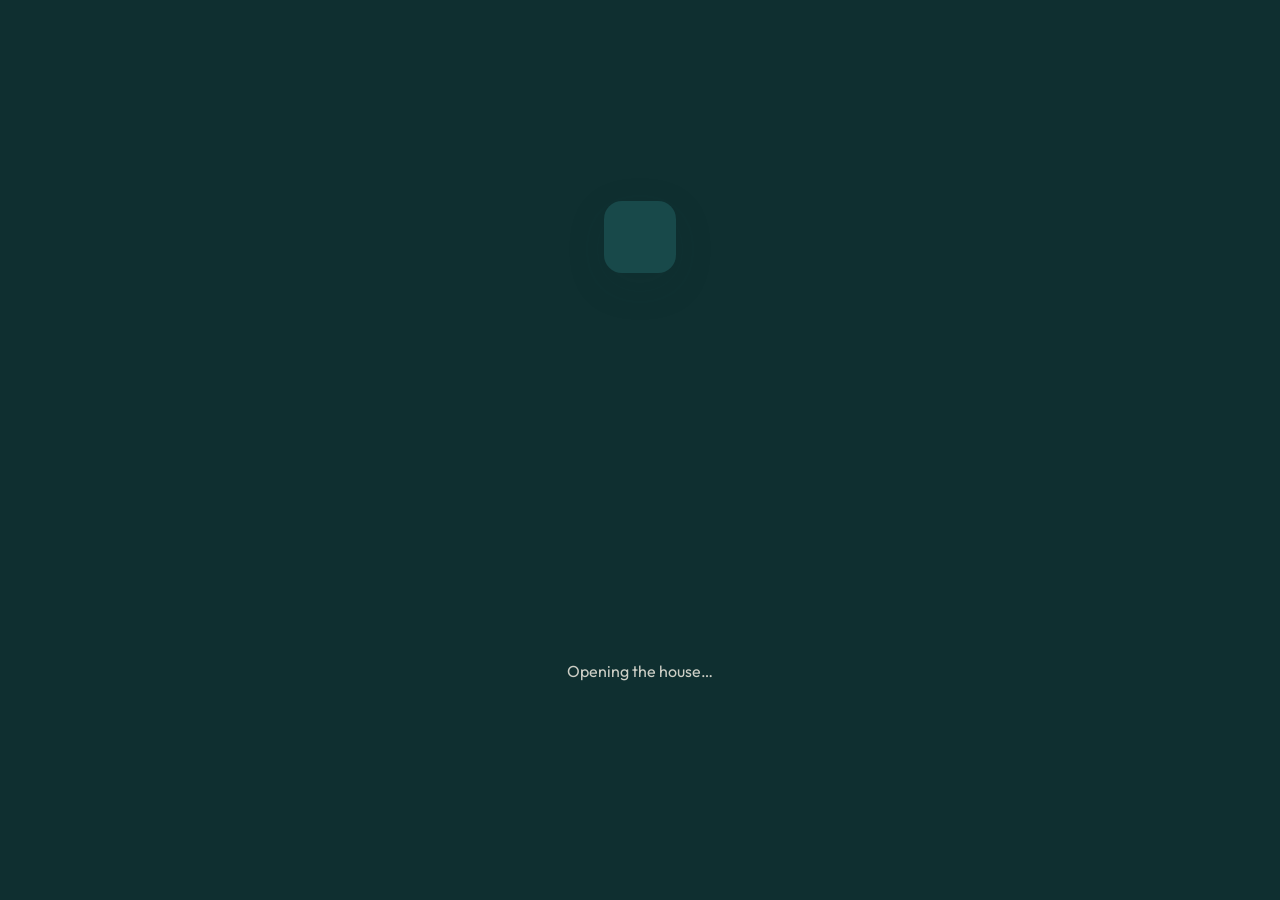
<file: index.html>
<!DOCTYPE html>
<!-- Ship checklist: bump data-tfh-version, js/version.js, and every ?v= to the same suffix (or run scripts/bump-version.ps1). -->
<html lang="en" data-tfh-version="20260811z">
<head>
  <meta charset="UTF-8" />
  <meta name="viewport" content="width=device-width, initial-scale=1, viewport-fit=cover" />
  <meta name="theme-color" content="#18494a" />
  <meta name="description" content="The Family House — private family holiday house in the South of France" />
  <meta http-equiv="Cache-Control" content="no-cache, no-store, must-revalidate" />
  <title>The Family House</title>
  <link rel="icon" href="data:image/svg+xml,%3Csvg xmlns='http://www.w3.org/2000/svg' viewBox='0 0 64 64'%3E%3Crect fill='%2318494a' width='64' height='64' rx='12'/%3E%3Cpath fill='%23f7f1e7' d='M12 34 L32 16 L52 34 V52 H12Z'/%3E%3Crect fill='%23e2b15a' x='28' y='38' width='8' height='14'/%3E%3C/svg%3E" />
  <link rel="preconnect" href="https://fonts.googleapis.com" />
  <link rel="preconnect" href="https://fonts.gstatic.com" crossorigin />
  <link href="https://fonts.googleapis.com/css2?family=Fraunces:opsz,wght@9..144,500;9..144,650&family=Outfit:wght@400;500;600;700&display=swap" rel="stylesheet" />
  <link rel="stylesheet" href="css/styles.css?v=20260811z" />
  <script src="js/version.js?v=20260811z"></script>
</head>
<body>
  <div id="boot-screen" class="boot-screen">
    <div class="boot-mark" aria-hidden="true"></div>
    <p>Opening the house…</p>
  </div>

  <div id="login-screen" class="login-screen login-hero" hidden>
    <div class="hero-media" aria-hidden="true">
      <img src="assets/family-house-hero.jpg" alt="" />
      <div class="hero-shade"></div>
    </div>

    <div class="login-hero-top">
      <p class="place">La Croix-Valmer · Var</p>
    </div>

    <div class="login-card">
      <div class="login-brand">
        <p class="brand-title">The Family House</p>
        <h1>Come in when you are ready.</h1>
        <p class="login-sub">One private house for the whole family — calendar, travel, and the keys to the place near the Gulf of Saint-Tropez.</p>
      </div>

      <div id="login-pin-panel">
        <div id="lockout-banner" class="lockout-banner" hidden></div>
        <p id="pin-error" class="pin-error" hidden></p>

        <div class="pin-display" aria-live="polite">
          <span class="pin-label sr-only">Your PIN</span>
          <div id="pin-dots" class="pin-dots"></div>
        </div>

        <div id="pin-pad" class="pin-pad" role="group" aria-label="PIN keypad"></div>

        <button type="button" class="btn primary create-pin-btn" id="show-signup-btn">Create your PIN</button>
        <p class="how-runs">Your dates and PIN save on their own — including on your phone.</p>
        <p id="sync-status" class="sync-status" aria-live="polite"></p>
      </div>

      <div id="login-signup-panel" hidden>
        <h2>Create your PIN</h2>
        <p class="login-sub">Name, surname, email, which part of the family, a 4-digit PIN, and the house code you were given.</p>
        <p id="signup-error" class="pin-error" hidden></p>
        <form id="signup-form" class="signup-fields">
          <label class="field"><span>Name</span><input name="firstName" autocomplete="given-name" required></label>
          <label class="field"><span>Surname</span><input name="lastName" autocomplete="family-name" required></label>
          <label class="field"><span>Email</span><input name="email" type="email" autocomplete="email" required placeholder="you@example.com"></label>
          <fieldset class="field family-fieldset">
            <legend>Which part of the family?</legend>
            <input type="hidden" name="familyBranch" id="signup-family" value="">
            <div class="family-pick" id="signup-family-pick">
              <button type="button" class="choice-btn" data-family="Dossetters">Dossetters</button>
              <button type="button" class="choice-btn" data-family="News">News</button>
              <button type="button" class="choice-btn" data-family="Searles">Searles</button>
              <button type="button" class="choice-btn" data-family="Jones">Jones</button>
              <button type="button" class="choice-btn" data-family="Khanna">Khanna</button>
            </div>
          </fieldset>
          <label class="field"><span>4-digit PIN</span><input name="pin" inputmode="numeric" pattern="[0-9]{4}" maxlength="4" autocomplete="new-password" required></label>
          <label class="field"><span>House code</span><input name="houseCode" inputmode="numeric" pattern="[0-9]{6}" maxlength="6" autocomplete="off" required></label>
          <button class="btn primary create-pin-btn" type="submit">Create PIN</button>
          <button class="btn create-pin-btn" type="button" data-login-back>Back to PIN</button>
        </form>
      </div>
    </div>
  </div>

  <div id="app" class="app" hidden>
    <header class="topbar">
      <button class="nav-toggle" id="nav-toggle" aria-label="Open menu" type="button">
        <span></span><span></span><span></span>
      </button>
      <a class="brand" href="#dashboard">
        <svg class="villa-mark sm" viewBox="0 0 72 72" aria-hidden="true">
          <rect class="villa-sky" x="0" y="0" width="72" height="72" rx="18"/>
          <path class="villa-roof" d="M10 34 L36 14 L62 34 V36 H10Z"/>
          <rect class="villa-wall" x="16" y="34" width="40" height="24" rx="2"/>
          <rect class="villa-door" x="32" y="42" width="8" height="16"/>
          <rect class="villa-win" x="21" y="40" width="7" height="7"/>
          <rect class="villa-win" x="44" y="40" width="7" height="7"/>
        </svg>
        <span>
          <strong>The Family House</strong>
          <em>La Croix-Valmer</em>
        </span>
      </a>
      <form class="top-search" id="global-search-form">
        <label class="sr-only" for="global-search">Search the house</label>
        <input id="global-search" type="search" placeholder="Search the house…" autocomplete="off" />
      </form>
      <div class="top-actions">
        <button type="button" id="save-banner-btn" class="save-chip" hidden>Save</button>
        <button type="button" id="theme-toggle" class="icon-btn" aria-label="Toggle dark mode">☾</button>
        <div class="who" id="who-chip"></div>
        <button type="button" id="logout-btn" class="text-btn">Sign out</button>
      </div>
    </header>

    <div class="shell">
      <aside class="sidenav" id="sidenav">
        <nav>
          <a href="#dashboard" data-nav="dashboard">Home</a>
          <a href="#calendar" data-nav="calendar">Calendar</a>
          <a href="#maintenance" data-nav="maintenance">Maintenance</a>
          <a href="#house" data-nav="house">House</a>
          <a href="#travel" data-nav="travel">Travel</a>
          <a href="#guide" data-nav="guide">Local</a>
          <a href="#expenses" data-nav="expenses">Expenses</a>
          <a href="#ideas" data-nav="ideas">Ideas</a>
          <a href="#settings/pins" data-nav="pins" id="nav-family-pins" hidden>Family PINs</a>
          <a href="#settings" data-nav="settings">Settings</a>
        </nav>
        <p class="nav-note">Changes save on their own. You do not need GitHub.</p>
      </aside>
      <main id="view" class="view"></main>
    </div>
  </div>

  <div id="stay-review-screen" class="login-screen stay-review-screen" hidden></div>

  <div id="modal-root"></div>
  <div id="toast-root" class="toast-root" aria-live="polite"></div>

  <script src="data/house-data.js?v=20260811z"></script>
  <script src="data/fares-data.js?v=20260811z"></script>
  <script src="js/crypto.js?v=20260811z"></script>
  <script src="lib/sync.js?v=20260811z"></script>
  <script src="js/store.js?v=20260811z"></script>
  <script src="js/auth.js?v=20260811z"></script>
  <script src="js/ui.js?v=20260811z"></script>
  <script src="lib/flights.js?v=20260811z"></script>
  <script src="lib/notify.js?v=20260811z"></script>
  <script src="js/app.js?v=20260811z"></script>
</body>
</html>
</file>
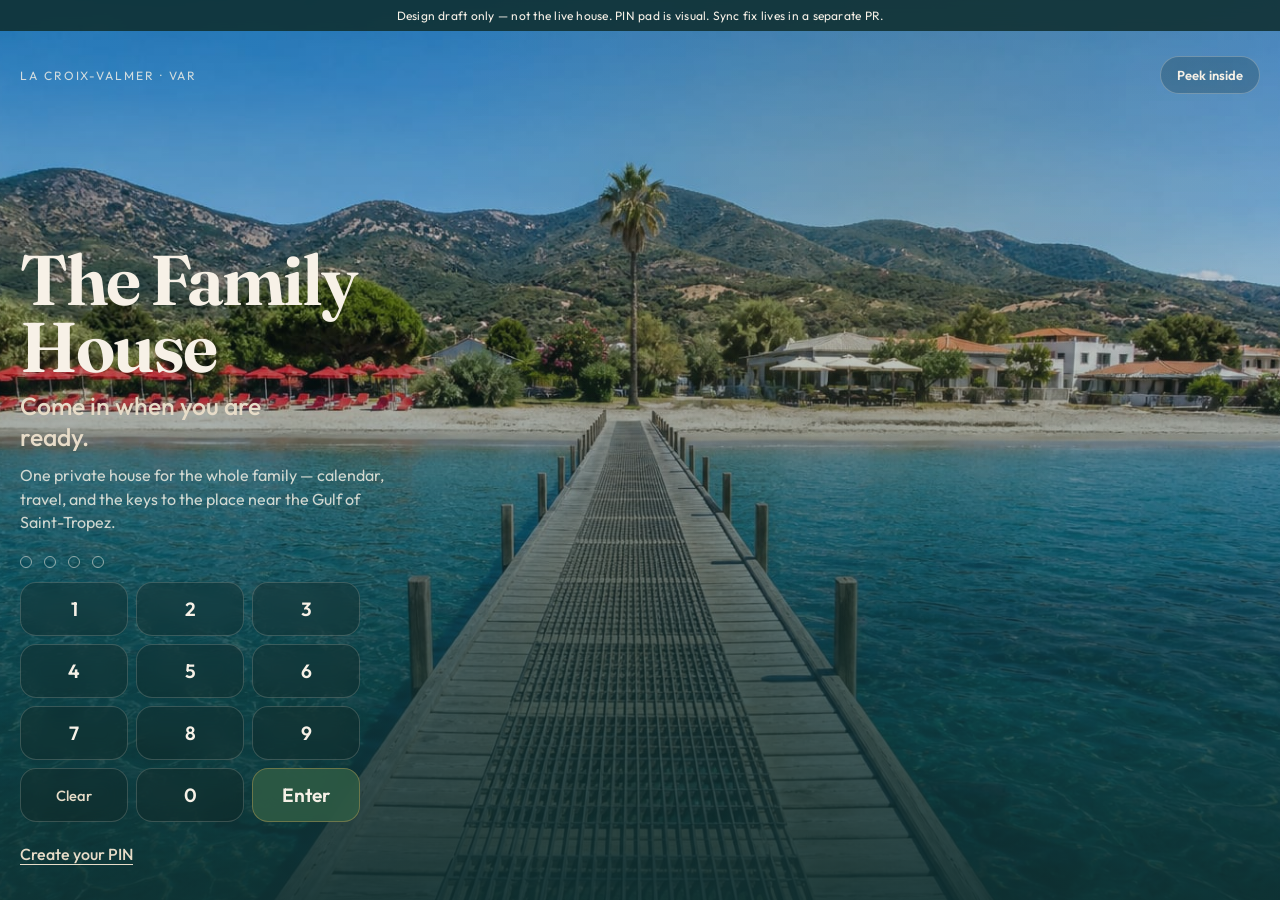
<file: draft/index.html>
<!DOCTYPE html>
<html lang="en">
<head>
  <meta charset="UTF-8" />
  <meta name="viewport" content="width=device-width, initial-scale=1, viewport-fit=cover" />
  <meta name="theme-color" content="#1f3d3a" />
  <title>The Family House — design draft</title>
  <link rel="preconnect" href="https://fonts.googleapis.com" />
  <link rel="preconnect" href="https://fonts.gstatic.com" crossorigin />
  <link href="https://fonts.googleapis.com/css2?family=Fraunces:opsz,wght@9..144,500;9..144,650&family=Outfit:wght@400;500;600;700&display=swap" rel="stylesheet" />
  <link rel="stylesheet" href="draft.css" />
</head>
<body>
  <div class="draft-banner" role="note">
    Design draft only — not the live house. PIN pad is visual. Sync fix lives in a separate PR.
  </div>

  <section class="hero" aria-label="Welcome">
    <div class="hero-media" aria-hidden="true">
      <img src="assets/family-house-hero.jpg" alt="" />
      <div class="hero-shade"></div>
    </div>

    <header class="hero-top">
      <p class="place">La Croix-Valmer · Var</p>
      <button type="button" class="ghost-link" id="see-inside">Peek inside</button>
    </header>

    <div class="hero-copy">
      <p class="brand">The Family House</p>
      <h1>Come in when you are ready.</h1>
      <p class="support">One private house for the whole family — calendar, travel, and the keys to the place near the Gulf of Saint-Tropez.</p>

      <div class="pin-block" aria-label="PIN entry draft">
        <div class="pin-dots" aria-hidden="true">
          <i></i><i></i><i></i><i></i>
        </div>
        <div class="pad" role="group" aria-label="Draft PIN pad">
          <button type="button">1</button><button type="button">2</button><button type="button">3</button>
          <button type="button">4</button><button type="button">5</button><button type="button">6</button>
          <button type="button">7</button><button type="button">8</button><button type="button">9</button>
          <button type="button" class="muted">Clear</button><button type="button">0</button><button type="button" class="enter">Enter</button>
        </div>
        <div class="cta-row">
          <button type="button" class="textish">Create your PIN</button>
        </div>
      </div>
    </div>
  </section>

  <section class="inside" id="inside" hidden>
    <div class="inside-shell">
      <aside class="rail">
        <p class="brand-sm">The Family House</p>
        <nav>
          <a class="on" href="#inside">Home</a>
          <a href="#inside">Calendar</a>
          <a href="#inside">Travel</a>
          <a href="#inside">House</a>
          <a href="#inside">Guide</a>
        </nav>
        <p class="rail-note">Signed in as Alex · News</p>
      </aside>

      <main class="inside-main">
        <header class="inside-head">
          <div>
            <p class="eyebrow">This week</p>
            <h2>The house is free from Friday.</h2>
          </div>
          <button type="button" class="solid">Book a stay</button>
        </header>

        <div class="month" aria-label="Draft calendar">
          <div class="month-bar">
            <strong>August 2026</strong>
            <span>Green free · Clay booked</span>
          </div>
          <div class="month-grid">
            <span class="dow">M</span><span class="dow">T</span><span class="dow">W</span><span class="dow">T</span><span class="dow">F</span><span class="dow">S</span><span class="dow">S</span>
            <span class="empty"></span><span class="empty"></span><span class="empty"></span><span class="empty"></span><span class="empty"></span>
            <button type="button" class="day free">1</button>
            <button type="button" class="day free">2</button>
            <button type="button" class="day booked">3</button>
            <button type="button" class="day booked">4</button>
            <button type="button" class="day booked">5</button>
            <button type="button" class="day booked">6</button>
            <button type="button" class="day booked">7</button>
            <button type="button" class="day free">8</button>
            <button type="button" class="day free">9</button>
            <button type="button" class="day free">10</button>
            <button type="button" class="day free today">11</button>
            <button type="button" class="day free">12</button>
            <button type="button" class="day free">13</button>
            <button type="button" class="day free">14</button>
            <button type="button" class="day free">15</button>
            <button type="button" class="day free">16</button>
            <button type="button" class="day free">17</button>
            <button type="button" class="day free">18</button>
            <button type="button" class="day free">19</button>
            <button type="button" class="day free">20</button>
            <button type="button" class="day holiday">21</button>
            <button type="button" class="day holiday">22</button>
            <button type="button" class="day holiday">23</button>
            <button type="button" class="day holiday">24</button>
            <button type="button" class="day holiday">25</button>
            <button type="button" class="day holiday">26</button>
            <button type="button" class="day holiday">27</button>
            <button type="button" class="day free">28</button>
            <button type="button" class="day free">29</button>
            <button type="button" class="day free">30</button>
            <button type="button" class="day free">31</button>
          </div>
        </div>

        <div class="strip">
          <article>
            <h3>Next arrival</h3>
            <p>News family · 21–27 Aug</p>
          </article>
          <article>
            <h3>Travel</h3>
            <p>Nice or Marseille, then the coast road.</p>
          </article>
          <article>
            <h3>House note</h3>
            <p>Pool cover on · bins Thursday.</p>
          </article>
        </div>

        <p class="back-row"><button type="button" class="textish" id="back-hero">Back to welcome draft</button></p>
      </main>
    </div>
  </section>

  <script>
    const hero = document.querySelector(".hero");
    const inside = document.getElementById("inside");
    document.getElementById("see-inside").onclick = () => {
      hero.hidden = true;
      inside.hidden = false;
      window.scrollTo(0, 0);
    };
    document.getElementById("back-hero").onclick = () => {
      inside.hidden = true;
      hero.hidden = false;
      window.scrollTo(0, 0);
    };

    const dots = [...document.querySelectorAll(".pin-dots i")];
    let n = 0;
    document.querySelectorAll(".pad button").forEach((btn) => {
      btn.addEventListener("click", () => {
        const label = btn.textContent.trim();
        if (label === "Clear") n = 0;
        else if (label === "Enter") n = Math.min(n, 4);
        else if (/\d/.test(label) && n < 4) n += 1;
        dots.forEach((d, i) => d.classList.toggle("on", i < n));
      });
    });
  </script>
</body>
</html>
</file>
<file: css/styles.css>
:root {
  --bg: #eef4f1;
  --bg-2: #f7fbf8;
  --bg-3: #dfe9e4;
  --ink: #14201f;
  --muted: #5d6d69;
  --line: #c9d6d0;
  --olive: #18494a;
  --olive-2: #0f2f30;
  --olive-soft: #d5e5e0;
  --terra: #b85a3d;
  --terra-2: #8f412a;
  --gold: #e2b15a;
  --ok: #2f5c45;
  --warn: #b07020;
  --bad: #a33b2b;
  --shadow: 0 12px 40px rgba(15, 47, 48, 0.12);
  --radius: 18px;
  --tap: 52px;
  --font: "Outfit", "Segoe UI", system-ui, sans-serif;
  --serif: "Fraunces", Georgia, serif;
  --sea: #18494a;
  --sea-deep: #0f2f30;
  --foam: #f7f1e7;
  --sand: #e7dcc8;
  --mist: rgba(247, 241, 231, 0.82);
}

[data-theme="dark"] {
  --bg: #1b1915;
  --bg-2: #25221c;
  --bg-3: #312c25;
  --ink: #f3eadc;
  --muted: #b1a697;
  --line: #3d372e;
  --olive: #b4c48a;
  --olive-2: #d3e0ad;
  --olive-soft: #2d3324;
  --terra: #e07a5a;
  --terra-2: #f0a58e;
  --gold: #d4b978;
  --ok: #8fbf8f;
  --warn: #e0b05a;
  --bad: #e07a6a;
  --shadow: 0 12px 40px rgba(0, 0, 0, 0.35);
}

* { box-sizing: border-box; }
html, body { margin: 0; min-height: 100%; overflow-y: auto; }
body {
  font-family: var(--font);
  background: var(--bg);
  color: var(--ink);
  line-height: 1.5;
}
button, input, select, textarea { font: inherit; color: inherit; }
a { color: var(--olive); }
img, video { max-width: 100%; border-radius: 12px; }
.sr-only {
  position: absolute; width: 1px; height: 1px; padding: 0; margin: -1px;
  overflow: hidden; clip: rect(0,0,0,0); border: 0;
}

[hidden] { display: none !important; }

.boot-screen {
  min-height: 100vh;
  display: grid;
  place-items: center;
  padding: 24px;
  background: var(--sea-deep);
  color: var(--foam);
}
.boot-mark, .villa-mark {
  width: 72px; height: 72px;
}
.boot-mark {
  border-radius: 18px;
  background: var(--sea);
  margin: 0 auto 16px;
  box-shadow: var(--shadow);
}
.boot-screen p { color: var(--mist); text-align: center; }

.login-screen.login-hero {
  position: relative;
  min-height: 100vh;
  min-height: 100dvh;
  display: grid;
  align-content: space-between;
  padding: 28px 20px 24px;
  color: var(--foam);
  overflow: hidden;
  background: var(--sea-deep);
}
.hero-media {
  position: absolute;
  inset: 0;
  z-index: 0;
}
.hero-media img {
  width: 100%;
  height: 100%;
  object-fit: cover;
  border-radius: 0;
  animation: hero-drift 28s ease-in-out infinite alternate;
  transform: scale(1.08);
}
.hero-shade {
  position: absolute;
  inset: 0;
  background:
    linear-gradient(180deg, rgba(15, 47, 48, 0.28) 0%, rgba(15, 47, 48, 0.18) 35%, rgba(15, 47, 48, 0.72) 72%, rgba(15, 47, 48, 0.92) 100%),
    radial-gradient(circle at 70% 20%, rgba(226, 177, 90, 0.18), transparent 40%);
}
.login-hero-top,
.login-card {
  position: relative;
  z-index: 1;
}
.login-hero-top {
  animation: hero-rise 700ms ease both;
}
.place {
  margin: 0;
  font-size: 12px;
  letter-spacing: 0.16em;
  text-transform: uppercase;
  color: var(--mist);
}
.login-card {
  width: min(420px, 100%);
  background: transparent;
  border: 0;
  border-radius: 0;
  padding: 0;
  box-shadow: none;
  animation: hero-rise 900ms 80ms ease both;
}
.login-brand { text-align: left; margin-bottom: 18px; }
.brand-title {
  margin: 0 0 10px;
  font-family: var(--serif);
  font-size: clamp(2.5rem, 8vw, 4.2rem);
  font-weight: 650;
  line-height: 0.95;
  letter-spacing: -0.03em;
  color: var(--foam);
}
.login-brand h1 {
  margin: 0 0 12px;
  font-family: var(--font);
  font-size: clamp(1.1rem, 3.2vw, 1.45rem);
  font-weight: 500;
  line-height: 1.25;
  max-width: 18ch;
  color: var(--sand);
}
.villa-sky { fill: var(--olive); }
.villa-roof { fill: var(--bg); }
.villa-wall { fill: var(--bg-2); }
.villa-door { fill: var(--terra); }
.villa-win { fill: var(--gold); }
.eyebrow {
  letter-spacing: 0.14em;
  text-transform: uppercase;
  font-size: 11px;
  color: var(--pine, #2f5c45);
  margin: 12px 0 4px;
}
h1, h2, h3 { font-family: var(--serif); font-weight: 600; margin: 0 0 8px; }
.login-sub, .muted, .hint { color: var(--muted); }
.login-hero .login-sub {
  margin: 0;
  max-width: 34ch;
  color: var(--mist);
  text-align: left;
}
.login-hero #login-signup-panel h2,
.login-hero #login-signup-panel .login-sub,
.login-hero #login-signup-panel legend,
.login-hero #login-signup-panel .field > span {
  color: var(--foam);
}
.login-hero #login-signup-panel {
  background: rgba(15, 47, 48, 0.55);
  border: 1px solid rgba(247, 241, 231, 0.18);
  border-radius: 22px;
  padding: 18px 16px;
  backdrop-filter: blur(10px);
}
.login-hero .field input,
.login-hero .choice-btn {
  background: rgba(20, 32, 31, 0.45);
  border-color: rgba(247, 241, 231, 0.22);
  color: var(--foam);
}
.login-hero .choice-btn.on {
  background: rgba(47, 92, 69, 0.85);
  border-color: rgba(226, 177, 90, 0.4);
}

.pin-display { text-align: left; margin: 8px 0 14px; }
.pin-label { display: block; font-size: 13px; color: var(--muted); margin-bottom: 8px; }
.pin-dots { display: flex; justify-content: flex-start; gap: 12px; min-height: 18px; }
.pin-dots i {
  width: 12px; height: 12px; border-radius: 50%;
  border: 1.5px solid rgba(247, 241, 231, 0.55);
  display: inline-block;
  transition: background 160ms ease, transform 160ms ease;
}
.pin-dots i.on {
  background: var(--gold);
  border-color: var(--gold);
  transform: scale(1.08);
}
.pin-pad {
  display: grid;
  grid-template-columns: repeat(3, 1fr);
  gap: 8px;
}
.pin-pad button {
  min-height: 54px;
  border: 1px solid rgba(247, 241, 231, 0.18);
  background: rgba(20, 32, 31, 0.34);
  backdrop-filter: blur(10px);
  border-radius: 16px;
  font-size: 1.2rem;
  font-weight: 600;
  cursor: pointer;
  color: var(--foam);
  transition: transform 120ms ease, background 120ms ease;
}
.pin-pad button:active { transform: scale(0.97); }
.pin-pad button:hover, .pin-pad button:focus-visible {
  border-color: rgba(226, 177, 90, 0.45);
  background: rgba(24, 73, 74, 0.55);
}
.pin-pad .pad-action { font-size: 0.92rem; font-weight: 500; color: var(--sand); }
.demo-pins { font-size: 12px; color: var(--mist); text-align: left; margin: 18px 0 0; }
.create-pin-btn {
  width: 100%;
  margin-top: 14px;
  min-height: 52px;
  font-size: 16px;
}
.login-hero .btn.primary {
  background: rgba(47, 92, 69, 0.9);
  border-color: rgba(226, 177, 90, 0.35);
  color: var(--foam);
}
.login-hero .btn:not(.primary) {
  background: rgba(20, 32, 31, 0.4);
  border-color: rgba(247, 241, 231, 0.22);
  color: var(--foam);
}
.how-runs {
  font-size: 12px;
  color: var(--mist);
  text-align: left;
  margin: 14px 0 0;
  line-height: 1.45;
}
.sync-status {
  font-size: 12px;
  color: var(--sand);
  text-align: left;
  margin: 10px 0 0;
  line-height: 1.4;
  min-height: 1.4em;
}
.login-hero .lockout-banner,
.login-hero .pin-error {
  background: rgba(90, 32, 24, 0.72);
  color: #ffd7cc;
  border-color: rgba(224, 122, 90, 0.45);
}
@keyframes hero-rise {
  from { opacity: 0; transform: translateY(14px); }
  to { opacity: 1; transform: translateY(0); }
}
@keyframes hero-drift {
  from { transform: scale(1.08) translate3d(0, 0, 0); }
  to { transform: scale(1.12) translate3d(-1.5%, -1%, 0); }
}
@media (max-width: 520px) {
  .login-screen.login-hero { padding: 22px 16px 18px; }
  .pin-pad button { min-height: 50px; }
}
.family-fieldset { border: 0; padding: 0; margin: 0 0 8px; }
.family-fieldset legend { font-weight: 700; margin-bottom: 8px; }
.family-pick { display: grid; grid-template-columns: 1fr; gap: 8px; }
.family-pick .choice-btn { min-height: 56px; font-size: 18px; }
.family-home-note {
  font-family: var(--serif);
  font-size: 24px;
  margin: 0 0 16px;
}
.pin-family-head {
  font-family: var(--serif);
  font-size: 26px;
  margin: 22px 0 8px;
  padding-top: 8px;
  border-top: 1px solid var(--line);
}
.pin-family-head:first-of-type { border-top: 0; margin-top: 12px; }
.pin-family-block { scroll-margin-top: 80px; }
.pin-jump {
  display: flex;
  flex-wrap: wrap;
  gap: 8px;
  align-items: center;
  margin: 16px 0 8px;
}
.pin-add-box {
  margin-top: 28px;
  padding: 16px 0 0;
  border-top: 2px solid var(--olive);
}
.pin-add-box .pin-family-head { border-top: 0; margin-top: 0; }
.signup-fields { margin-top: 18px; }
.signup-fields .field input {
  min-height: 56px;
  font-size: 18px;
  border-radius: 14px;
  padding: 0 14px;
}
.signup-done { text-align: center; padding: 8px 0; }
.signup-done p { font-size: 18px; font-family: var(--serif); margin: 8px 0 4px; }
.lockout-banner, .pin-error {
  background: #f8e6e1;
  color: var(--bad);
  border-radius: 12px;
  padding: 10px 12px;
  text-align: center;
}
[data-theme="dark"] .lockout-banner, [data-theme="dark"] .pin-error { background: #3a2420; }
.shake { animation: shake 0.4s; }
@keyframes shake {
  20% { transform: translateX(-6px); }
  40% { transform: translateX(6px); }
  60% { transform: translateX(-4px); }
  80% { transform: translateX(4px); }
}

.app { min-height: 100vh; }
.topbar {
  position: sticky; top: 0; z-index: 20;
  display: flex; align-items: center; gap: 12px;
  padding: 10px 16px;
  background: color-mix(in srgb, var(--bg-2) 92%, transparent);
  backdrop-filter: blur(10px);
  border-bottom: 1px solid var(--line);
}
.brand {
  display: flex; align-items: center; gap: 10px;
  text-decoration: none; color: inherit; min-width: 0;
}
.villa-mark.sm { width: 40px; height: 40px; }
.brand strong { display: block; font-family: var(--serif); font-size: 16px; }
.brand em { display: block; font-style: normal; color: var(--muted); font-size: 12px; }
.top-search { flex: 1; }
.top-search input, .field input, .field select, .field textarea, .search-box {
  width: 100%;
  min-height: var(--tap);
  border: 1px solid var(--line);
  background: var(--bg);
  border-radius: 14px;
  padding: 10px 14px;
}
.top-actions { display: flex; align-items: center; gap: 8px; }
.who {
  font-size: 13px;
  background: var(--olive-soft);
  color: var(--olive-2);
  border-radius: 999px;
  padding: 8px 12px;
  white-space: nowrap;
}
.save-chip, .btn, .icon-btn, .text-btn {
  min-height: 44px;
  border-radius: 12px;
  border: 1px solid var(--line);
  background: var(--bg-2);
  cursor: pointer;
}
.save-chip, .btn.primary {
  background: var(--olive);
  color: #f6f0e6;
  border-color: var(--olive);
  padding: 0 16px;
  font-weight: 600;
}
[data-theme="dark"] .save-chip, [data-theme="dark"] .btn.primary { color: #1b1915; }
.btn.danger { background: var(--terra); color: #fff; border-color: var(--terra); }
.btn.ghost { background: transparent; }
.icon-btn { width: 44px; font-size: 18px; }
.text-btn { border: 0; background: transparent; color: var(--muted); padding: 0 8px; }
.nav-toggle {
  display: none;
  width: 44px; height: 44px;
  border: 0; background: transparent;
  flex-direction: column; justify-content: center; gap: 5px;
}
.nav-toggle span { display: block; height: 2px; background: var(--ink); }

.shell { display: grid; grid-template-columns: 230px 1fr; min-height: calc(100vh - 65px); }
.sidenav {
  border-right: 1px solid var(--line);
  padding: 18px 12px;
  background: var(--bg-2);
}
.sidenav a {
  display: block;
  text-decoration: none;
  color: var(--ink);
  padding: 12px 14px;
  border-radius: 12px;
  margin-bottom: 4px;
  font-weight: 600;
}
.sidenav a.active, .sidenav a:hover { background: var(--olive-soft); color: var(--olive-2); }
.nav-note { font-size: 12px; color: var(--muted); padding: 14px; }
.view { padding: 28px 28px 80px; max-width: 1180px; }

.page-head {
  display: flex; justify-content: space-between; align-items: flex-end;
  gap: 16px; flex-wrap: wrap; margin-bottom: 22px;
}
.page-head p { margin: 0; color: var(--muted); }
.actions { display: flex; gap: 8px; flex-wrap: wrap; }
.btn { padding: 0 16px; font-weight: 600; display: inline-flex; align-items: center; justify-content: center; }

.grid { display: grid; gap: 16px; }
.grid.stats { grid-template-columns: repeat(4, 1fr); }
.grid.two { grid-template-columns: 1.2fr 0.8fr; }
.grid.cards { grid-template-columns: repeat(auto-fill, minmax(260px, 1fr)); }
.card {
  background: var(--bg-2);
  border: 1px solid var(--line);
  border-radius: var(--radius);
  padding: 18px;
  box-shadow: var(--shadow);
}
.card h3 { font-size: 20px; }
a.place-card {
  display: block;
  color: inherit;
  text-decoration: none;
  min-height: 148px;
  -webkit-tap-highlight-color: transparent;
}
.stat { text-align: left; }
.stat b { display: block; font-size: 32px; font-family: var(--serif); line-height: 1.1; }
.stat span { color: var(--muted); font-size: 13px; }
.list { display: grid; gap: 10px; }
.row {
  display: flex; justify-content: space-between; gap: 12px; align-items: flex-start;
  padding: 12px 0; border-bottom: 1px solid var(--line);
}
.row:last-child { border-bottom: 0; padding-bottom: 0; }
.chip {
  display: inline-flex; align-items: center;
  border-radius: 999px;
  padding: 4px 10px;
  font-size: 12px;
  font-weight: 700;
  background: var(--bg-3);
}
.chip.open, .chip.suggested { background: #f3d7cc; color: #8a3a28; }
.chip.progress, .chip.review, .chip.scheduled, .chip.considered { background: #efe1bf; color: #7a5514; }
.chip.done, .chip.approved, .chip.completed { background: var(--olive-soft); color: var(--olive-2); }
.chip.rejected { background: var(--bg-3); color: var(--muted); }
.quick-links { display: flex; flex-wrap: wrap; gap: 8px; }
.quick-links a, .tag {
  display: inline-flex; align-items: center; min-height: 44px;
  padding: 0 14px; border-radius: 12px;
  background: var(--bg); border: 1px solid var(--line);
  text-decoration: none; color: inherit; font-weight: 600;
}

.filters { display: flex; gap: 8px; flex-wrap: wrap; margin-bottom: 16px; }
.seg { display: flex; background: var(--bg-3); border-radius: 14px; padding: 4px; }
.seg button {
  border: 0; background: transparent; min-height: 40px; padding: 0 14px;
  border-radius: 10px; cursor: pointer; font-weight: 600;
}
.seg button.on { background: var(--bg-2); box-shadow: var(--shadow); }

.cal-stack { display: flex; flex-direction: column; gap: 32px; padding-bottom: 48px; max-width: 100%; }
.cal-month { scroll-margin-top: 16px; max-width: 100%; min-width: 0; }
.cal-month h3 { margin: 0 0 10px; }
/* minmax(0,1fr) so long guest names cannot blow the week wider than the phone */
.cal-grid {
  display: grid;
  grid-template-columns: repeat(7, minmax(0, 1fr));
  gap: 6px;
  width: 100%;
  max-width: 100%;
}
.cal-dow {
  text-align: center;
  font-size: 12px;
  color: var(--muted);
  font-weight: 700;
  min-width: 0;
  overflow: hidden;
  text-overflow: ellipsis;
}
.cal-dow-short { display: none; }
.cal-day {
  min-height: 92px;
  min-width: 0;
  max-width: 100%;
  background: var(--bg-2);
  border: 1px solid var(--line);
  border-radius: 12px;
  padding: 6px;
  cursor: pointer;
  overflow: hidden;
  touch-action: manipulation;
  -webkit-user-select: none;
  user-select: none;
  -webkit-touch-callout: none;
  -webkit-tap-highlight-color: transparent;
}
.cal-day.available { background: #d7ead0; }
.cal-day.booked,
.cal-day.blocked { background: #f5d0c8; }
.cal-day.pending { background: #f3e2b8; }
[data-theme="dark"] .cal-day.pending { background: #4a3d22; }
.cal-day.out { opacity: 0.38; }
.cal-day.today { outline: 2px solid var(--olive); }
.cal-day.holiday { box-shadow: inset 0 -5px 0 #d4b45a; }
.cal-flag {
  display: inline-block;
  font-size: 10px;
  font-weight: 800;
  color: #5c4310;
  background: #efe1bf;
  border-radius: 6px;
  padding: 1px 5px;
  margin-left: 2px;
  vertical-align: middle;
}
.holiday-banner {
  background: #efe1bf;
  color: #5c4310;
  border-radius: 14px;
  padding: 14px 16px;
  margin: 0 0 16px;
  font-weight: 700;
  font-size: 16px;
}
.holiday-banner.soft { font-weight: 600; }
.holiday-banner.busy { background: #f3d7cc; color: #8a3a28; }
[data-theme="dark"] .holiday-banner { background: #3a3220; color: #f0d9a0; }
[data-theme="dark"] .holiday-banner.busy { background: #4a3228; color: #f0d4c4; }
.cost-box {
  background: var(--olive-soft);
  border-radius: 14px;
  padding: 14px 16px;
  margin: 0 0 14px;
}
.cost-box p { margin: 0 0 8px; }
.cost-box p:last-child { margin: 0; }
.guide-price {
  font-size: 12px;
  font-weight: 800;
  letter-spacing: 0.06em;
  text-transform: uppercase;
  color: var(--muted);
  margin: 0 0 6px;
}
.sky-card { margin-bottom: 18px; }
.sky-widget-wrap {
  min-height: 220px;
  margin: 12px 0 4px;
  overflow: hidden;
  border-radius: 16px;
}
.sky-widget-wrap iframe,
.sky-widget-wrap [data-skyscanner-widget] { width: 100% !important; }
.live-links {
  display: grid;
  grid-template-columns: 1fr 1fr;
  gap: 10px;
  margin: 0 0 18px;
}
.live-links a { min-height: 56px; font-size: 16px; }
.legend { display: flex; gap: 14px; flex-wrap: wrap; margin: 0 0 14px; font-size: 14px; font-weight: 600; }
.swatch { display: inline-block; width: 14px; height: 14px; border-radius: 4px; margin-right: 6px; vertical-align: -2px; }
.swatch.available { background: #7bb56b; }
.swatch.pending { background: #d4b45a; }
.swatch.booked { background: #d15a48; }
.swatch.holiday { background: #d4b45a; }
.flow { display: flex; flex-wrap: wrap; gap: 6px; margin: 10px 0; }
.flow span {
  padding: 6px 10px; border-radius: 999px; font-size: 12px; font-weight: 700;
  background: var(--bg-3); color: var(--muted);
}
.flow span.on { background: var(--olive); color: #f6f0e6; }
[data-theme="dark"] .flow span.on { color: #1b1915; }
.check-item {
  display: flex; align-items: center; gap: 12px;
  min-height: 52px; padding: 8px 0; border-bottom: 1px solid var(--line);
  font-size: 17px;
}
.check-item input { width: 24px; height: 24px; }
.tabs { display: flex; gap: 8px; flex-wrap: wrap; margin-bottom: 16px; }
.tabs button { min-height: 48px; }
.urgent { color: var(--bad); font-weight: 800; }
.cal-day b {
  display: block;
  font-size: 12px;
  line-height: 1.2;
  min-width: 0;
  overflow: hidden;
  text-overflow: ellipsis;
  white-space: nowrap;
}
.cal-pill {
  display: block;
  font-size: 11px;
  background: var(--olive-soft);
  color: var(--olive-2);
  border-radius: 6px;
  padding: 2px 5px;
  margin-top: 4px;
  max-width: 100%;
  white-space: nowrap;
  overflow: hidden;
  text-overflow: ellipsis;
  text-decoration: none;
  cursor: pointer;
  touch-action: manipulation;
  -webkit-user-select: none;
  user-select: none;
  -webkit-touch-callout: none;
  -webkit-user-drag: none;
}
.week-col { min-height: 180px; }
#cal-body { max-width: 100%; min-width: 0; overflow: hidden; }
#cal-hist { max-width: 100%; overflow-x: auto; -webkit-overflow-scrolling: touch; }
.cal-stack, .cal-grid {
  -webkit-user-select: none;
  user-select: none;
  -webkit-touch-callout: none;
}

.table { width: 100%; border-collapse: collapse; }
.table th, .table td { text-align: left; padding: 12px 8px; border-bottom: 1px solid var(--line); vertical-align: top; }
.table th { color: var(--muted); font-size: 12px; letter-spacing: 0.04em; text-transform: uppercase; }

.field { display: grid; gap: 6px; margin-bottom: 12px; }
.field span { font-weight: 600; font-size: 14px; }
.field-row { display: grid; grid-template-columns: 1fr 1fr; gap: 12px; }
.doc-body, .prose { white-space: pre-wrap; }
.stars { color: var(--terra); letter-spacing: 1px; }

.comment { padding: 10px 0; border-top: 1px solid var(--line); }
.media-row { display: flex; gap: 8px; flex-wrap: wrap; margin: 8px 0; }
.media-row img, .media-row video { width: 120px; height: 90px; object-fit: cover; }

.modal-back {
  position: fixed; inset: 0; background: rgba(30, 26, 20, 0.45);
  display: grid; place-items: center; padding: 16px; z-index: 40;
}
.modal {
  width: min(640px, 100%);
  max-height: 90vh;
  overflow: auto;
  background: var(--bg-2);
  border-radius: 20px;
  padding: 22px;
  border: 1px solid var(--line);
}
.modal.stay-modal {
  display: flex;
  flex-direction: column;
  width: min(720px, 100%);
  max-height: 92vh;
  overflow: hidden;
  padding: 18px 0 0;
}
.modal.stay-modal .page-head { padding: 0 22px 8px; flex-shrink: 0; }
.stay-form { display: flex; flex-direction: column; min-height: 0; flex: 1; }
.stay-form-body { overflow: auto; padding: 0 22px 16px; flex: 1; }
.stay-form-foot {
  position: sticky;
  bottom: 0;
  padding: 12px 22px calc(12px + env(safe-area-inset-bottom, 0px));
  background: var(--bg-2);
  border-top: 1px solid var(--line);
  flex-shrink: 0;
}
.stay-save {
  width: 100%;
  min-height: 64px;
  font-size: 20px;
  font-weight: 800;
}
.date-clear {
  width: 100%;
  min-height: 52px;
  font-size: 17px;
  font-weight: 700;
  margin: 0 0 12px;
}
.date-picker-bar .date-clear {
  flex: 1 1 100%;
  width: auto;
  min-width: 140px;
  margin: 0;
}
.my-trips, .for-you { margin-bottom: 16px; }
.my-trips h3, .for-you h3 {
  font-family: var(--serif);
  font-size: 28px;
  margin: 0 0 12px;
}
.empty-trips { font-size: 18px; }
.trip-card {
  border: 2px solid var(--olive);
  background: var(--olive-soft);
  border-radius: 16px;
  padding: 18px 20px;
  margin: 0 0 12px;
}
.trip-card .trip-dates {
  font-family: var(--serif);
  font-size: 24px;
  font-weight: 700;
  margin: 0 0 6px;
}
.trip-card .trip-meta { margin: 0 0 4px; font-size: 17px; }
.trip-card .trip-open, .empty-trips + .trip-open {
  min-height: 52px;
  font-size: 17px;
  margin-top: 12px;
}
.for-you ul { margin: 0; padding: 0; list-style: none; display: grid; gap: 4px; }
.for-you li {
  font-size: 17px;
  padding: 10px 0;
  border-bottom: 1px solid var(--line);
}
.for-you li:last-child { border-bottom: 0; }
.date-pick-row { display: grid; grid-template-columns: 1fr 1fr; gap: 12px; margin-bottom: 8px; }
.date-pick-btn {
  display: grid;
  gap: 4px;
  text-align: left;
  min-height: 72px;
  padding: 12px 14px;
  border: 2px solid var(--line);
  border-radius: 16px;
  background: var(--bg);
  cursor: pointer;
  font: inherit;
  color: inherit;
}
.date-pick-btn span { font-size: 13px; font-weight: 700; color: var(--muted); }
.date-pick-btn strong { font-family: var(--serif); font-size: 20px; }
.date-pick-btn.on { border-color: var(--olive); background: var(--olive-soft); }
.date-picker { margin: 12px 0 16px; }
.date-picker-bar {
  display: flex; flex-wrap: wrap; justify-content: space-between; gap: 8px;
  align-items: center; margin-bottom: 12px;
}
.date-picker-bar p { margin: 0; font-weight: 700; }
.date-picker .cal-day { min-height: 56px; }
.cal-day.pick-on { outline: 3px solid var(--olive); }
.cal-day.pick-range { box-shadow: inset 0 0 0 2px var(--olive); }
.pin-jump-card {
  display: block;
  text-decoration: none;
  color: inherit;
  margin: 16px 0;
  padding: 22px 20px;
  border: 2px solid var(--olive);
  background: var(--olive-soft);
}
.pin-jump-card h3 { margin: 0 0 6px; font-size: 26px; }
.pin-jump-card p { margin: 0; font-size: 16px; }
.pin-admin-card { scroll-margin-top: 80px; margin-top: 0; }
.pin-admin-title { margin: 0 0 4px; font-size: 32px; line-height: 1.15; }
.pin-admin-sub { margin: 0 0 12px; font-size: 18px; font-weight: 600; }
.toast-root { position: fixed; right: 16px; bottom: 16px; display: grid; gap: 8px; z-index: 50; }
.toast {
  background: var(--ink); color: var(--bg); padding: 12px 14px;
  border-radius: 12px; min-width: 220px;
}
.dirty-bar {
  background: #efe1bf;
  color: #5c4310;
  border-radius: 14px;
  padding: 12px 14px;
  margin-bottom: 16px;
  display: flex; justify-content: space-between; gap: 12px; align-items: center; flex-wrap: wrap;
}
[data-theme="dark"] .dirty-bar { background: #3a3220; color: #f0d9a0; }
.impersonate-bar { background: #e8d4c4; color: #5a3220; }
[data-theme="dark"] .impersonate-bar { background: #4a3228; color: #f0d4c4; }
.pin-plain {
  font-family: var(--serif);
  font-size: 32px;
  font-weight: 700;
  letter-spacing: 0.18em;
  line-height: 1.2;
  margin: 6px 0 4px;
}
.pin-admin-row { align-items: center; }
.pin-admin-row .actions { flex-wrap: wrap; justify-content: flex-end; }
.empty { color: var(--muted); padding: 24px 0; }

.highlights { grid-template-columns: repeat(3, 1fr); }
.hl { border-top: 4px solid var(--gold); }
.hl.cheap { border-top-color: var(--ok); }
.hl.fast { border-top-color: var(--terra); }
.hl.easy { border-top-color: var(--olive); }
.route-card .meta { display: flex; flex-wrap: wrap; gap: 8px; margin: 10px 0; }
.badge-direct {
  background: var(--olive); color: #f6f0e6; border-radius: 999px;
  font-size: 12px; font-weight: 800; padding: 4px 10px;
}
[data-theme="dark"] .badge-direct { color: #1b1915; }
.book-links { display: flex; flex-wrap: wrap; gap: 8px; margin-top: 12px; }
.book-links a { min-height: 44px; }
.price { font-family: var(--serif); font-size: 28px; margin: 0; }
.note-sample { font-size: 13px; color: var(--muted); }
.comment form { display: flex; gap: 8px; margin-top: 8px; }
.comment form input { flex: 1; min-height: 44px; border: 1px solid var(--line); border-radius: 12px; padding: 8px 12px; background: var(--bg); }

@media (max-width: 900px) {
  .grid.stats, .grid.two, .field-row, .date-pick-row { grid-template-columns: 1fr; }
  .shell { grid-template-columns: 1fr; min-width: 0; }
  .app, .view, #cal-body, .cal-stack, .cal-month { min-width: 0; max-width: 100%; }
  .sidenav {
    display: none; position: fixed; inset: 65px 0 auto 0; z-index: 15;
    border-bottom: 1px solid var(--line);
  }
  .sidenav.open { display: block; }
  .nav-toggle { display: flex; }
  .top-search { display: none; }
  .brand em, .who { display: none; }
  .view { padding: 18px 12px 90px; overflow-x: hidden; }
  .filters { flex-direction: column; align-items: stretch; }
  .filters .seg,
  .filters .actions { width: 100%; }
  .filters .actions { display: grid; grid-template-columns: repeat(3, minmax(0, 1fr)); gap: 6px; }
  .filters .actions .btn { width: 100%; justify-content: center; padding-left: 8px; padding-right: 8px; }
  .cal-grid { gap: 3px; }
  .cal-dow { font-size: 11px; }
  .cal-day { min-height: 58px; padding: 4px 3px; border-radius: 10px; }
  .cal-day b { font-size: 11px; }
  .cal-flag { font-size: 9px; padding: 0 3px; margin-left: 1px; }
  .cal-pill { font-size: 9px; padding: 1px 3px; margin-top: 3px; }
  .week-col { min-height: 120px; }
  .highlights { grid-template-columns: 1fr; }
  .live-links { grid-template-columns: 1fr; }
  .page-head { gap: 10px; }
  .page-head .actions { width: 100%; }
}

@media (max-width: 520px) {
  .view { padding: 14px 10px 90px; }
  .cal-grid { gap: 2px; }
  .cal-dow { font-size: 10px; letter-spacing: 0; }
  .cal-dow-full { display: none; }
  .cal-dow-short { display: inline; }
  .cal-day { min-height: 52px; padding: 3px 2px; border-radius: 8px; }
  .cal-day b { font-size: 10px; }
  .cal-pill { font-size: 8px; }
  .cal-month h3 { font-size: 1.35rem; }
  .legend { gap: 10px; font-size: 12px; }
  .holiday-banner { font-size: 14px; padding: 12px; }
}

.stay-review-screen {
  position: fixed;
  inset: 0;
  z-index: 80;
  overflow: auto;
  align-content: start;
  display: grid;
  place-items: center;
  padding: 24px;
  background:
    radial-gradient(circle at 12% 0%, rgba(47, 92, 69, 0.12), transparent 36%),
    linear-gradient(180deg, #eef4f1 0%, #dfe9e4 100%);
  color: var(--ink);
}
.stay-review-card {
  width: min(520px, 100%);
  background: var(--bg-2);
  border: 1px solid var(--line);
  border-radius: 28px;
  padding: 28px 24px 24px;
  box-shadow: var(--shadow);
  margin: 24px auto;
}
.stay-review-card h2 { font-size: 28px; }
.stay-review-card .login-sub { max-width: none; margin-bottom: 18px; }
.choice-grid {
  display: grid;
  grid-template-columns: repeat(auto-fit, minmax(72px, 1fr));
  gap: 10px;
  margin: 8px 0 18px;
}
.choice-grid.wide { grid-template-columns: 1fr 1fr; }
.choice-btn {
  min-height: 64px;
  border: 1px solid var(--line);
  background: var(--bg);
  border-radius: 16px;
  font-size: 20px;
  font-weight: 700;
  cursor: pointer;
}
.choice-btn.on, .choice-btn:focus-visible {
  border-color: var(--olive);
  background: var(--olive-soft);
  color: var(--olive-2);
}
.stay-review-card textarea {
  min-height: 88px;
  font-size: 18px;
  border-radius: 14px;
}
</file>
<file: draft/draft.css>
:root {
  --sea: #18494a;
  --sea-deep: #0f2f30;
  --pine: #2f5c45;
  --sand: #e7dcc8;
  --foam: #f7f1e7;
  --ink: #14201f;
  --mist: rgba(247, 241, 231, 0.82);
  --clay: #b85a3d;
  --sun: #e2b15a;
  --line: rgba(247, 241, 231, 0.28);
  --display: "Fraunces", Georgia, serif;
  --sans: "Outfit", "Segoe UI", sans-serif;
}

* { box-sizing: border-box; }
html, body {
  margin: 0;
  min-height: 100%;
  font-family: var(--sans);
  color: var(--ink);
  background: var(--sea-deep);
}
button { font: inherit; color: inherit; cursor: pointer; }
a { color: inherit; text-decoration: none; }
img { display: block; width: 100%; height: 100%; object-fit: cover; }
[hidden] { display: none !important; }

.draft-banner {
  position: fixed;
  z-index: 20;
  top: 0;
  left: 0;
  right: 0;
  padding: 8px 14px;
  text-align: center;
  font-size: 12px;
  letter-spacing: 0.02em;
  color: var(--foam);
  background: rgba(15, 47, 48, 0.88);
  backdrop-filter: blur(8px);
}

.hero {
  position: relative;
  min-height: 100vh;
  min-height: 100dvh;
  color: var(--foam);
  overflow: hidden;
  display: grid;
  align-content: space-between;
  padding: 56px 20px 28px;
}

.hero-media {
  position: absolute;
  inset: 0;
  z-index: 0;
}
.hero-media img {
  animation: drift 28s ease-in-out infinite alternate;
  transform: scale(1.08);
}
.hero-shade {
  position: absolute;
  inset: 0;
  background:
    linear-gradient(180deg, rgba(15, 47, 48, 0.28) 0%, rgba(15, 47, 48, 0.18) 35%, rgba(15, 47, 48, 0.72) 72%, rgba(15, 47, 48, 0.92) 100%),
    radial-gradient(circle at 70% 20%, rgba(226, 177, 90, 0.18), transparent 40%);
}

.hero-top,
.hero-copy {
  position: relative;
  z-index: 1;
}

.hero-top {
  display: flex;
  justify-content: space-between;
  align-items: center;
  gap: 12px;
  animation: rise 700ms ease both;
}
.place {
  margin: 0;
  font-size: 12px;
  letter-spacing: 0.16em;
  text-transform: uppercase;
  color: var(--mist);
}
.ghost-link {
  border: 1px solid var(--line);
  background: rgba(15, 47, 48, 0.25);
  color: var(--foam);
  border-radius: 999px;
  padding: 10px 16px;
  font-size: 13px;
  font-weight: 600;
}

.hero-copy {
  width: min(520px, 100%);
  animation: rise 900ms 80ms ease both;
}
.brand {
  margin: 0 0 10px;
  font-family: var(--display);
  font-size: clamp(2.6rem, 8vw, 4.4rem);
  font-weight: 650;
  line-height: 0.95;
  letter-spacing: -0.03em;
}
.hero-copy h1 {
  margin: 0 0 12px;
  font-family: var(--sans);
  font-size: clamp(1.15rem, 3.4vw, 1.55rem);
  font-weight: 500;
  line-height: 1.25;
  max-width: 18ch;
  color: var(--sand);
}
.support {
  margin: 0 0 22px;
  max-width: 34ch;
  color: var(--mist);
  font-size: 1rem;
  line-height: 1.45;
}

.pin-block {
  width: min(340px, 100%);
}
.pin-dots {
  display: flex;
  gap: 12px;
  margin-bottom: 14px;
}
.pin-dots i {
  width: 12px;
  height: 12px;
  border-radius: 50%;
  border: 1.5px solid rgba(247, 241, 231, 0.55);
  display: block;
  transition: background 160ms ease, transform 160ms ease;
}
.pin-dots i.on {
  background: var(--sun);
  border-color: var(--sun);
  transform: scale(1.08);
}
.pad {
  display: grid;
  grid-template-columns: repeat(3, 1fr);
  gap: 8px;
}
.pad button {
  min-height: 54px;
  border-radius: 16px;
  border: 1px solid rgba(247, 241, 231, 0.18);
  background: rgba(20, 32, 31, 0.34);
  backdrop-filter: blur(10px);
  color: var(--foam);
  font-size: 1.2rem;
  font-weight: 600;
  transition: transform 120ms ease, background 120ms ease;
}
.pad button:active { transform: scale(0.97); }
.pad button.muted { font-size: 0.92rem; font-weight: 500; color: var(--sand); }
.pad button.enter {
  background: rgba(47, 92, 69, 0.85);
  border-color: rgba(226, 177, 90, 0.35);
}
.cta-row { margin-top: 14px; }
.textish {
  border: 0;
  background: transparent;
  color: var(--sand);
  text-decoration: underline;
  text-underline-offset: 4px;
  padding: 8px 0;
  font-weight: 500;
}

.inside {
  min-height: 100vh;
  background:
    radial-gradient(circle at 12% 0%, rgba(47, 92, 69, 0.12), transparent 36%),
    linear-gradient(180deg, #eef4f1 0%, #dfe9e4 100%);
  color: var(--ink);
  padding: 48px 16px 32px;
}
.inside-shell {
  max-width: 1100px;
  margin: 0 auto;
  display: grid;
  grid-template-columns: 220px 1fr;
  gap: 22px;
  animation: rise 500ms ease both;
}
.rail {
  padding: 18px 8px;
}
.brand-sm {
  margin: 0 0 18px;
  font-family: var(--display);
  font-size: 1.55rem;
  line-height: 1;
  color: var(--sea);
}
.rail nav {
  display: grid;
  gap: 6px;
}
.rail a {
  padding: 12px 14px;
  border-radius: 14px;
  font-weight: 600;
  color: #3d4f4c;
}
.rail a.on,
.rail a:hover {
  background: rgba(24, 73, 74, 0.1);
  color: var(--sea);
}
.rail-note {
  margin-top: 22px;
  font-size: 13px;
  color: #5d6d69;
}

.inside-main {
  padding: 8px 0 24px;
}
.inside-head {
  display: flex;
  justify-content: space-between;
  align-items: end;
  gap: 16px;
  margin-bottom: 22px;
}
.eyebrow {
  margin: 0 0 6px;
  font-size: 12px;
  letter-spacing: 0.14em;
  text-transform: uppercase;
  color: var(--pine);
  font-weight: 700;
}
.inside-head h2 {
  margin: 0;
  font-family: var(--display);
  font-size: clamp(1.8rem, 4vw, 2.5rem);
  line-height: 1.05;
  max-width: 14ch;
  color: var(--sea-deep);
}
.solid {
  border: 0;
  border-radius: 999px;
  padding: 14px 20px;
  background: var(--sea);
  color: var(--foam);
  font-weight: 700;
  white-space: nowrap;
}

.month {
  border-top: 1px solid rgba(20, 32, 31, 0.12);
  border-bottom: 1px solid rgba(20, 32, 31, 0.12);
  padding: 18px 0 8px;
}
.month-bar {
  display: flex;
  justify-content: space-between;
  gap: 12px;
  margin-bottom: 14px;
  font-size: 14px;
  color: #52635f;
}
.month-bar strong {
  color: var(--sea-deep);
  font-size: 1.05rem;
}
.month-grid {
  display: grid;
  grid-template-columns: repeat(7, 1fr);
  gap: 6px;
}
.dow {
  text-align: center;
  font-size: 12px;
  font-weight: 700;
  color: #6a7a76;
  padding: 4px 0 8px;
}
.day, .empty {
  min-height: 48px;
  border: 0;
  border-radius: 14px;
  background: transparent;
}
.day {
  font-weight: 650;
  color: var(--sea-deep);
}
.day.free { background: rgba(47, 92, 69, 0.14); }
.day.booked { background: rgba(184, 90, 61, 0.2); color: #7a3422; }
.day.holiday { background: rgba(226, 177, 90, 0.28); }
.day.today { outline: 2px solid var(--sea); outline-offset: 1px; }

.strip {
  margin-top: 22px;
  display: grid;
  grid-template-columns: repeat(3, 1fr);
  gap: 18px;
}
.strip article {
  padding: 4px 0;
}
.strip h3 {
  margin: 0 0 6px;
  font-size: 0.95rem;
  letter-spacing: 0.04em;
  text-transform: uppercase;
  color: var(--pine);
}
.strip p {
  margin: 0;
  font-family: var(--display);
  font-size: 1.25rem;
  line-height: 1.25;
  color: var(--sea-deep);
}
.back-row { margin-top: 28px; }
.back-row .textish { color: var(--sea); }

@keyframes rise {
  from { opacity: 0; transform: translateY(14px); }
  to { opacity: 1; transform: translateY(0); }
}
@keyframes drift {
  from { transform: scale(1.08) translate3d(0, 0, 0); }
  to { transform: scale(1.12) translate3d(-1.5%, -1%, 0); }
}

@media (max-width: 860px) {
  .inside-shell { grid-template-columns: 1fr; }
  .rail {
    display: flex;
    flex-wrap: wrap;
    align-items: center;
    gap: 10px 14px;
    padding: 8px 0 0;
  }
  .brand-sm { margin: 0; width: 100%; }
  .rail nav {
    grid-auto-flow: column;
    grid-auto-columns: max-content;
    overflow-x: auto;
    width: 100%;
  }
  .rail-note { margin: 0; }
  .inside-head { align-items: start; flex-direction: column; }
  .strip { grid-template-columns: 1fr; gap: 14px; }
}

@media (max-width: 520px) {
  .hero { padding: 52px 16px 22px; }
  .pad button { min-height: 50px; border-radius: 14px; }
  .ghost-link { padding: 8px 12px; }
}
</file>
